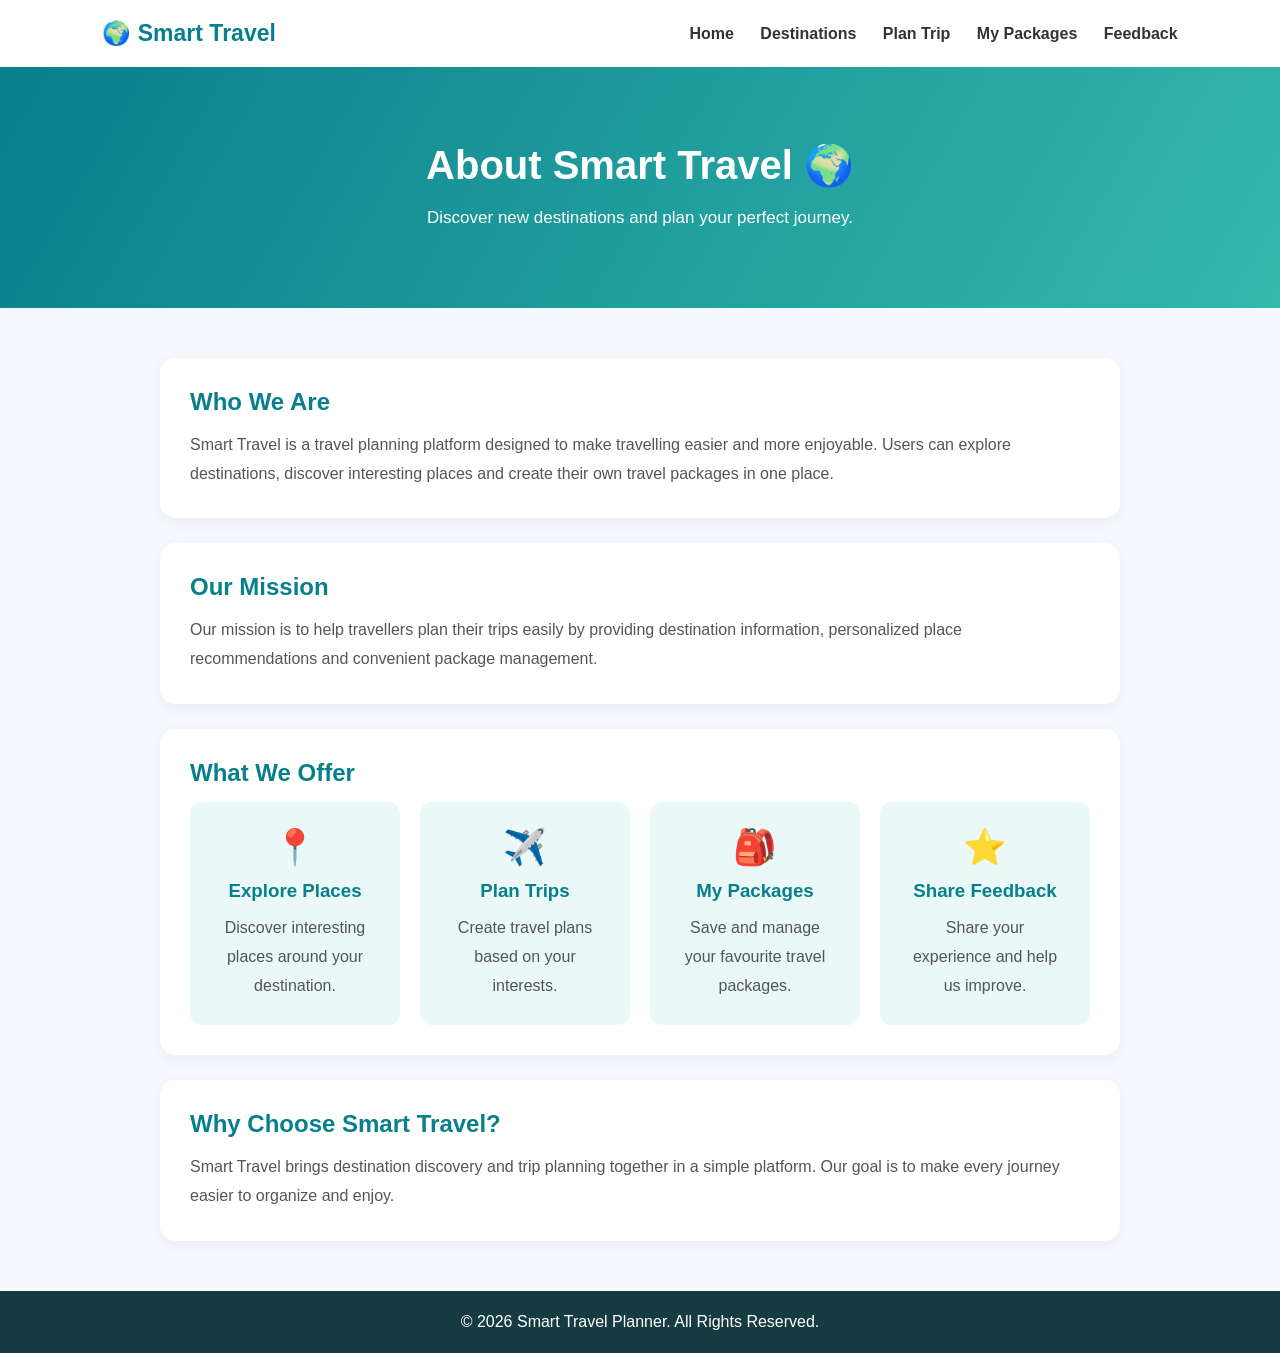
<file: about.html>
<!DOCTYPE html>
<html lang="en">
<head>
    <meta charset="UTF-8">
    <meta name="viewport" content="width=device-width, initial-scale=1.0">
    <title>About Us | Smart Travel</title>

    <style>
        * {
            margin: 0;
            padding: 0;
            box-sizing: border-box;
            font-family: Arial, sans-serif;
        }

        body {
            background: #f5f8fc;
            color: #263445;
        }

        header {
            background: white;
            padding: 20px 8%;
            display: flex;
            justify-content: space-between;
            align-items: center;
            box-shadow: 0 2px 10px #ddd;
        }

        .logo {
            font-size: 23px;
            font-weight: bold;
            color: #087f8c;
        }

        nav a {
            text-decoration: none;
            color: #333;
            margin-left: 22px;
            font-weight: 600;
        }

        nav a:hover {
            color: #087f8c;
        }

        .hero {
            background: linear-gradient(120deg, #087f8c, #36b8ad);
            color: white;
            text-align: center;
            padding: 75px 20px;
        }

        .hero h1 {
            font-size: 40px;
            margin-bottom: 15px;
        }

        .hero p {
            font-size: 17px;
            line-height: 1.7;
        }

        .content {
            max-width: 1000px;
            margin: 50px auto;
            padding: 0 20px;
        }

        .section {
            background: white;
            padding: 30px;
            margin-bottom: 25px;
            border-radius: 15px;
            box-shadow: 0 4px 15px #0000000d;
        }

        .section h2 {
            color: #087f8c;
            margin-bottom: 15px;
        }

        .section p {
            line-height: 1.8;
            color: #555;
        }

        .features {
            display: grid;
            grid-template-columns: repeat(auto-fit, minmax(200px, 1fr));
            gap: 20px;
        }

        .feature {
            background: #eaf8f7;
            padding: 25px;
            text-align: center;
            border-radius: 12px;
        }

        .feature h3 {
            margin: 12px 0;
            color: #087f8c;
        }

        footer {
            background: #173b43;
            color: white;
            text-align: center;
            padding: 22px;
            margin-top: 40px;
        }

        @media(max-width: 600px) {
            header {
                flex-direction: column;
                gap: 15px;
            }

            nav a {
                margin: 7px;
                font-size: 13px;
            }

            .hero h1 {
                font-size: 30px;
            }
        }
    </style>
</head>

<body>

<header>
    <div class="logo">🌍 Smart Travel</div>

    <nav>
        <a href="/">Home</a>
        <a href="/destinations">Destinations</a>
        <a href="/plan-trip">Plan Trip</a>
        <a href="/my-packages">My Packages</a>
        <a href="/feedback">Feedback</a>
    </nav>
</header>

<section class="hero">
    <h1>About Smart Travel 🌍</h1>
    <p>Discover new destinations and plan your perfect journey.</p>
</section>

<div class="content">

    <div class="section">
        <h2>Who We Are</h2>
        <p>
            Smart Travel is a travel planning platform designed to
            make travelling easier and more enjoyable. Users can
            explore destinations, discover interesting places and
            create their own travel packages in one place.
        </p>
    </div>

    <div class="section">
        <h2>Our Mission</h2>
        <p>
            Our mission is to help travellers plan their trips easily
            by providing destination information, personalized place
            recommendations and convenient package management.
        </p>
    </div>

    <div class="section">
        <h2>What We Offer</h2>

        <div class="features">
            <div class="feature">
                <div style="font-size:35px;">📍</div>
                <h3>Explore Places</h3>
                <p>Discover interesting places around your destination.</p>
            </div>

            <div class="feature">
                <div style="font-size:35px;">✈️</div>
                <h3>Plan Trips</h3>
                <p>Create travel plans based on your interests.</p>
            </div>

            <div class="feature">
                <div style="font-size:35px;">🎒</div>
                <h3>My Packages</h3>
                <p>Save and manage your favourite travel packages.</p>
            </div>

            <div class="feature">
                <div style="font-size:35px;">⭐</div>
                <h3>Share Feedback</h3>
                <p>Share your experience and help us improve.</p>
            </div>
        </div>
    </div>

    <div class="section">
        <h2>Why Choose Smart Travel?</h2>
        <p>
            Smart Travel brings destination discovery and trip
            planning together in a simple platform. Our goal is
            to make every journey easier to organize and enjoy.
        </p>
    </div>

</div>

<footer>
    <p>© 2026 Smart Travel Planner. All Rights Reserved.</p>
</footer>

</body>
</html>
</file>
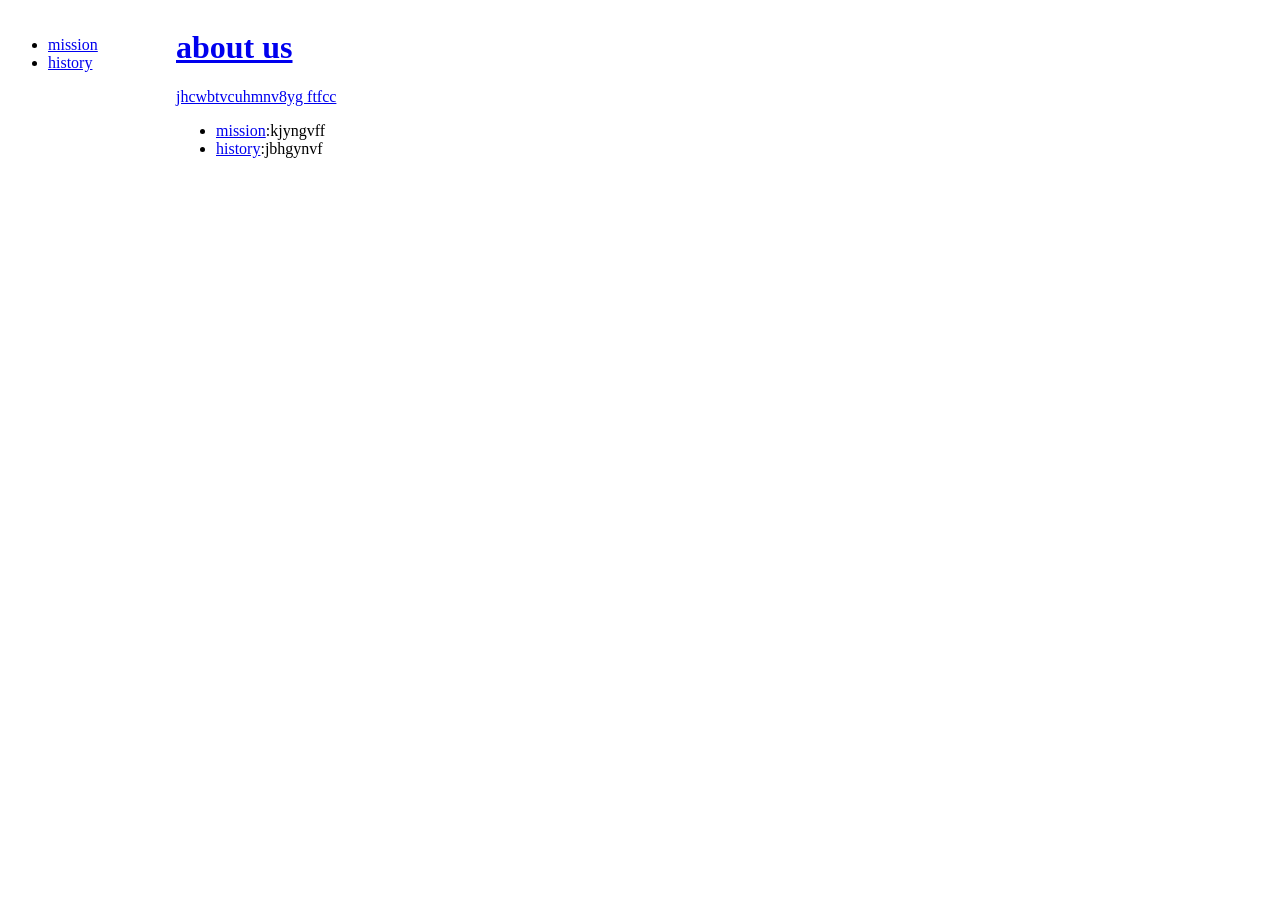
<file: prac.html>
<html>
<title>about us</title>
<style type="text/css">
    body{
        font:12pt ariel;
    }
    #nav{
        width:150px;
        float:left;
        margin-top:12px;
        margin-right:18px;
    }
    #content{
        width:550px;
        float:left;
    }
</style>
</head>
<body>
    <div id="nav">
    <ul>
        <li><a href="#">mission</li>
        <li><a href="#">history</li>
    </ul>
    </div>
    <div id="content">
        <h1>about us</h1>
        <p>jhcwbtvcuhmnv8yg ftfcc</p>
        <ul>
            <li><a href="#">mission</a>:kjyngvff</li>
            <li><a href ="#">history</a>:jbhgynvf</li>
        </ul>
    </div>
</body>
</html>
</file>
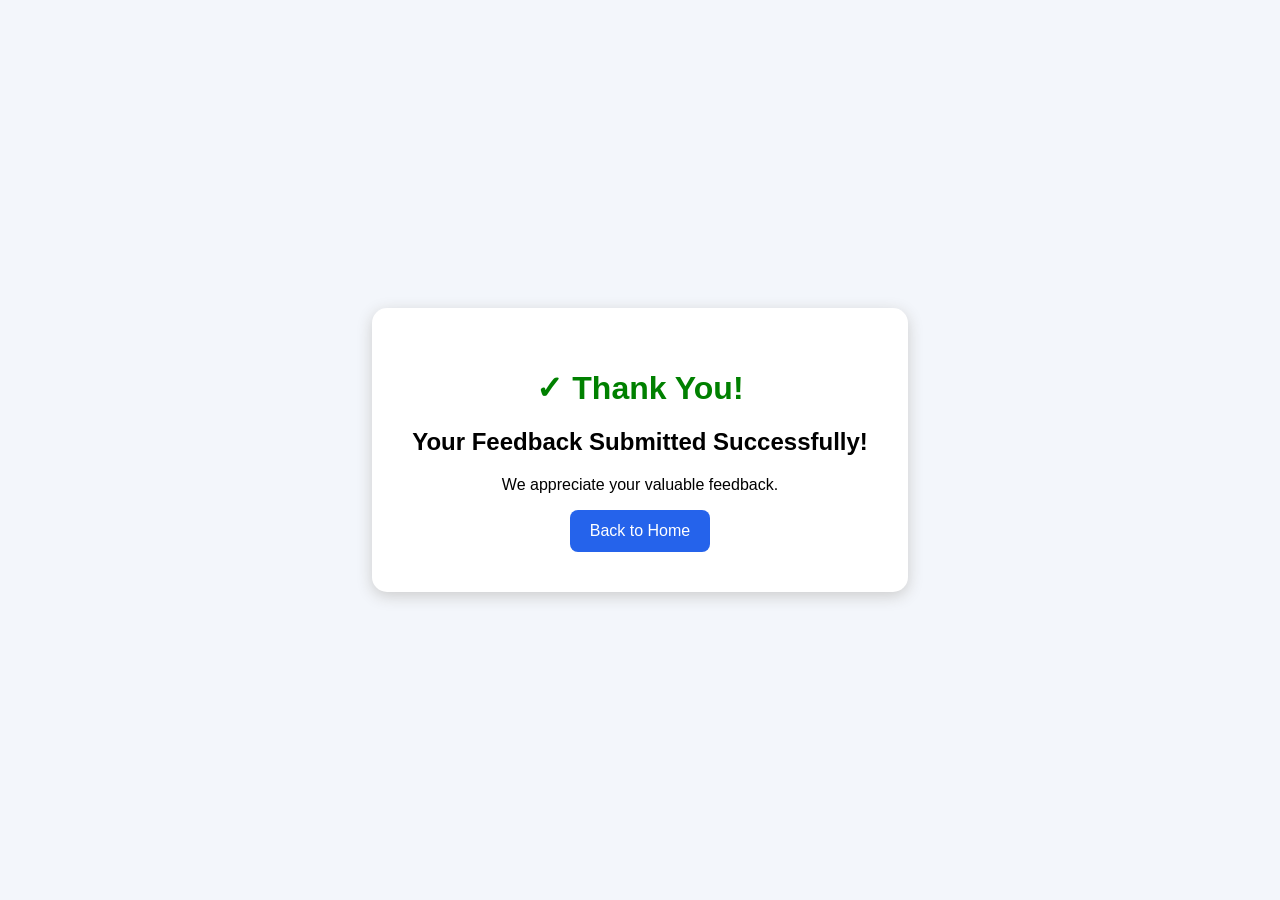
<file: thank_you.html>
<!DOCTYPE html>
<html lang="en">
<head>
    <meta charset="UTF-8">
    <title>Thank You</title>
    <style>
        body {
            font-family: Arial;
            background: #f3f6fb;
            display: flex;
            justify-content: center;
            align-items: center;
            min-height: 100vh;
            margin: 0;
        }
        .box {
            background: white;
            padding: 40px;
            text-align: center;
            border-radius: 15px;
            box-shadow: 0 4px 15px #ccc;
        }
        h1 { color: green; }
        a {
            display: inline-block;
            background: #2563eb;
            color: white;
            padding: 12px 20px;
            text-decoration: none;
            border-radius: 8px;
        }
    </style>
</head>
<body>
    <div class="box">
        <h1>✓ Thank You!</h1>
        <h2>Your Feedback Submitted Successfully!</h2>
        <p>We appreciate your valuable feedback.</p>
        <a href="{{ url_for('home') }}">Back to Home</a>
    </div>
</body>
</html>
</file>
